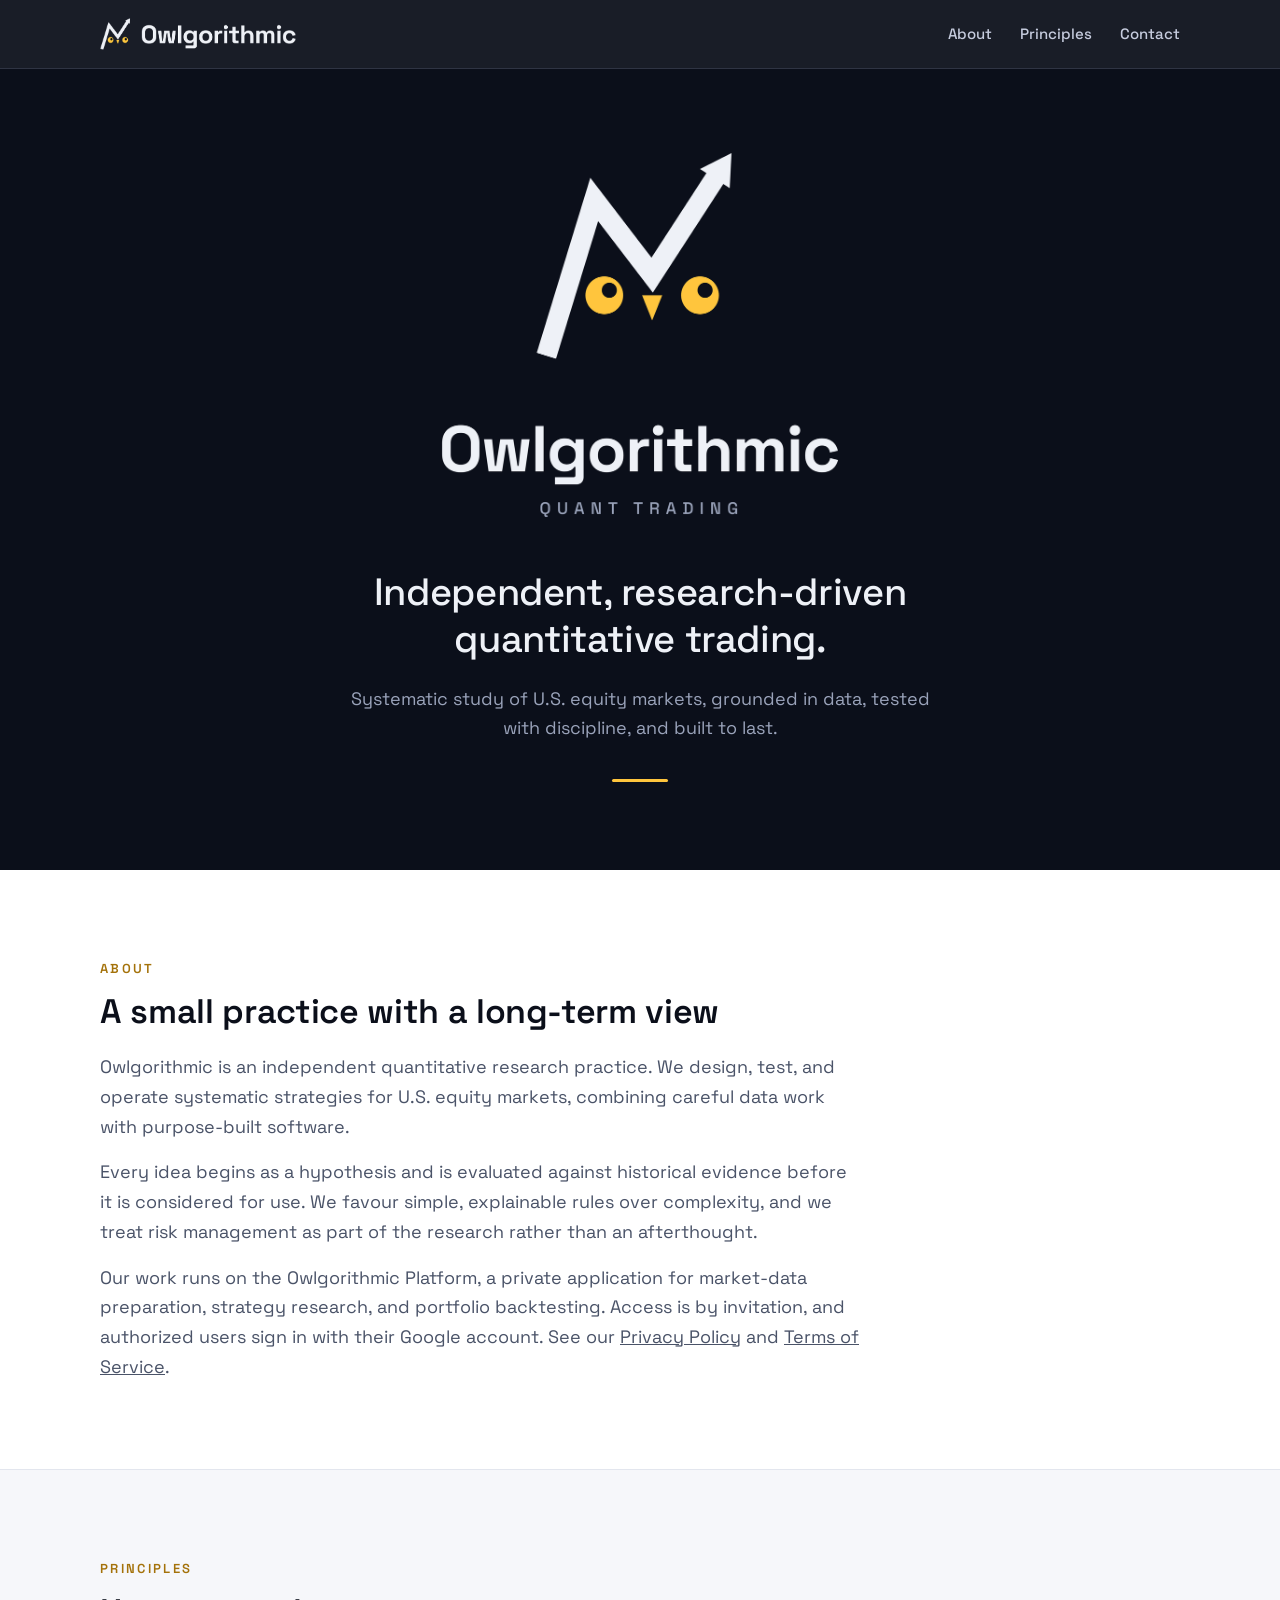
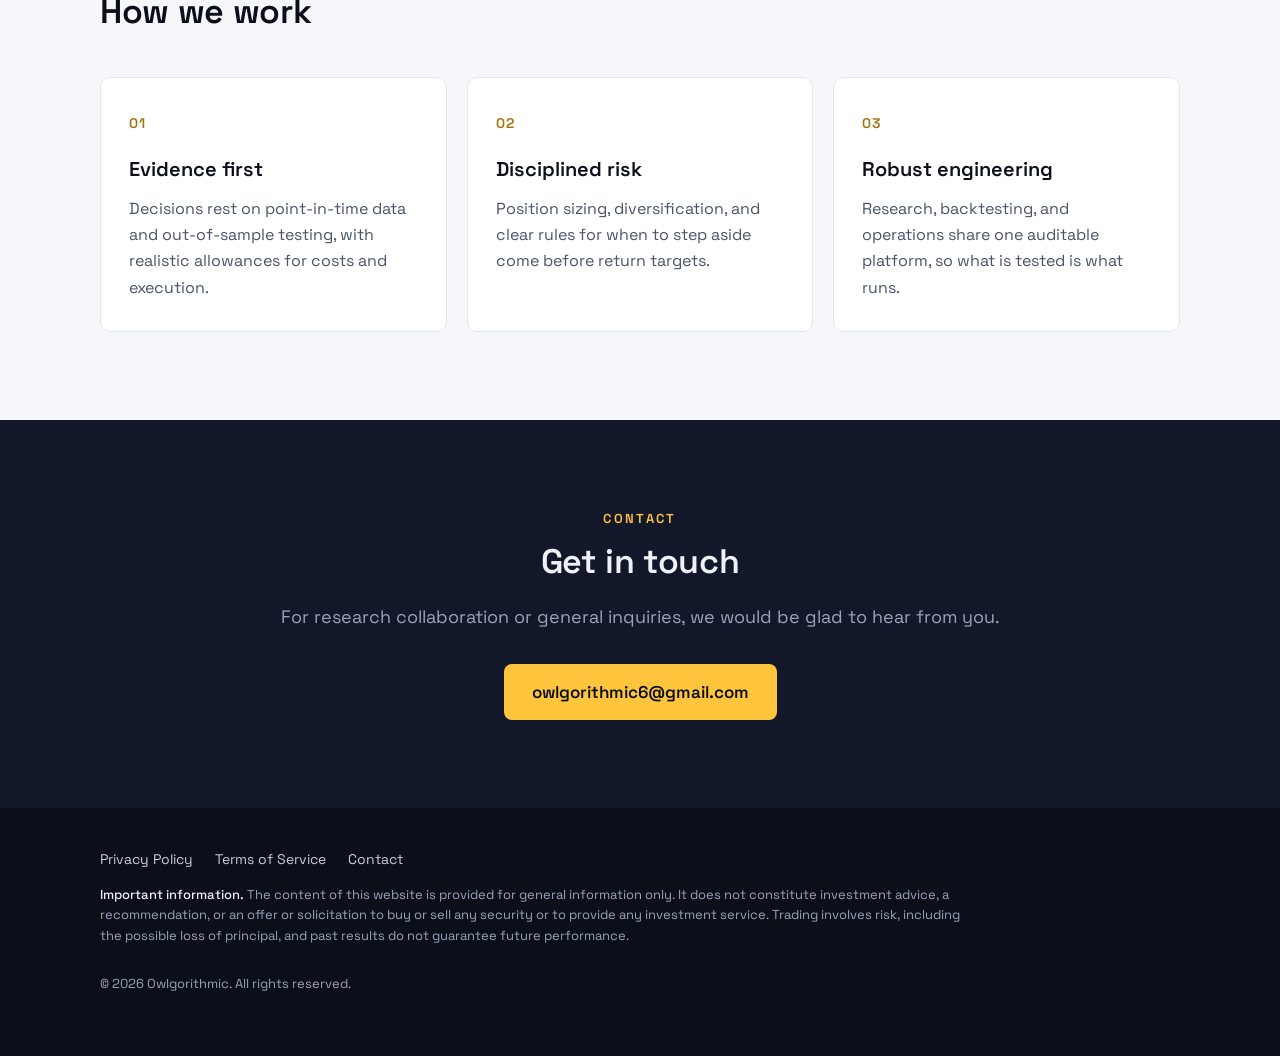
<file: index.html>
<!doctype html>
<html lang="en">
<head>
  <meta charset="utf-8">
  <meta name="viewport" content="width=device-width, initial-scale=1">
  <title>Owlgorithmic | Quantitative Research</title>
  <meta name="description" content="Owlgorithmic is an independent quantitative research practice focused on systematic, evidence-based study of U.S. equity markets.">
  <meta name="theme-color" content="#0b0f1a">
  <link rel="canonical" href="https://owlgorithmic.us/">
  <link rel="icon" type="image/png" href="assets/favicon.png">
  <link rel="apple-touch-icon" href="assets/apple-touch-icon.png">

  <meta property="og:type" content="website">
  <meta property="og:title" content="Owlgorithmic">
  <meta property="og:description" content="Independent quantitative research in U.S. equity markets.">
  <meta property="og:url" content="https://owlgorithmic.us/">
  <meta property="og:image" content="https://owlgorithmic.us/assets/og-image.png">
  <meta name="twitter:card" content="summary_large_image">

  <link rel="preconnect" href="https://fonts.googleapis.com">
  <link rel="preconnect" href="https://fonts.gstatic.com" crossorigin>
  <link href="https://fonts.googleapis.com/css2?family=Space+Grotesk:wght@400;500;600&display=swap" rel="stylesheet">
  <link rel="stylesheet" href="assets/site.css">
</head>
<body>
  <header class="site-header">
    <div class="wrap">
      <a class="brand" href="#top" aria-label="Owlgorithmic home">
        <img src="assets/owlgorithmic-lockup.png" alt="Owlgorithmic" width="591" height="96">
      </a>
      <nav class="site-nav" aria-label="Main">
        <a href="#about">About</a>
        <a class="optional" href="#principles">Principles</a>
        <a href="#contact">Contact</a>
      </nav>
    </div>
  </header>

  <main id="top">
    <div class="hero">
      <div class="wrap">
        <img class="hero-logo" src="assets/owlgorithmic-logo.png" alt="Owlgorithmic, quant trading" width="900" height="831">
        <h1>Independent, research-driven quantitative trading.</h1>
        <p>Systematic study of U.S. equity markets, grounded in data, tested with discipline, and built to last.</p>
        <div class="rule" aria-hidden="true"></div>
      </div>
    </div>

    <section id="about" class="about">
      <div class="wrap">
        <p class="eyebrow">About</p>
        <h2>A small practice with a long-term view</h2>
        <p class="lead">Owlgorithmic is an independent quantitative research practice. We design, test, and operate systematic strategies for U.S. equity markets, combining careful data work with purpose-built software.</p>
        <p class="lead">Every idea begins as a hypothesis and is evaluated against historical evidence before it is considered for use. We favour simple, explainable rules over complexity, and we treat risk management as part of the research rather than an afterthought.</p>
        <p class="lead">Our work runs on the Owlgorithmic Platform, a private application for market-data preparation, strategy research, and portfolio backtesting. Access is by invitation, and authorized users sign in with their Google account. See our <a href="privacy.html">Privacy Policy</a> and <a href="terms.html">Terms of Service</a>.</p>
      </div>
    </section>

    <section id="principles">
      <div class="wrap">
        <p class="eyebrow">Principles</p>
        <h2>How we work</h2>
        <div class="grid">
          <article class="card">
            <span class="num">01</span>
            <h3>Evidence first</h3>
            <p>Decisions rest on point-in-time data and out-of-sample testing, with realistic allowances for costs and execution.</p>
          </article>
          <article class="card">
            <span class="num">02</span>
            <h3>Disciplined risk</h3>
            <p>Position sizing, diversification, and clear rules for when to step aside come before return targets.</p>
          </article>
          <article class="card">
            <span class="num">03</span>
            <h3>Robust engineering</h3>
            <p>Research, backtesting, and operations share one auditable platform, so what is tested is what runs.</p>
          </article>
        </div>
      </div>
    </section>

    <section id="contact" class="contact">
      <div class="wrap">
        <p class="eyebrow">Contact</p>
        <h2>Get in touch</h2>
        <p class="lead">For research collaboration or general inquiries, we would be glad to hear from you.</p>
        <a class="button" href="mailto:owlgorithmic6@gmail.com">owlgorithmic6@gmail.com</a>
      </div>
    </section>
  </main>

  <footer class="site-footer">
    <div class="wrap">
      <ul class="footer-links">
        <li><a href="privacy.html">Privacy Policy</a></li>
        <li><a href="terms.html">Terms of Service</a></li>
        <li><a href="mailto:owlgorithmic6@gmail.com">Contact</a></li>
      </ul>
      <p class="disclaimer"><strong>Important information.</strong> The content of this website is provided for general information only. It does not constitute investment advice, a recommendation, or an offer or solicitation to buy or sell any security or to provide any investment service. Trading involves risk, including the possible loss of principal, and past results do not guarantee future performance.</p>
      <p>&copy; 2026 Owlgorithmic. All rights reserved.</p>
    </div>
  </footer>
</body>
</html>
</file>
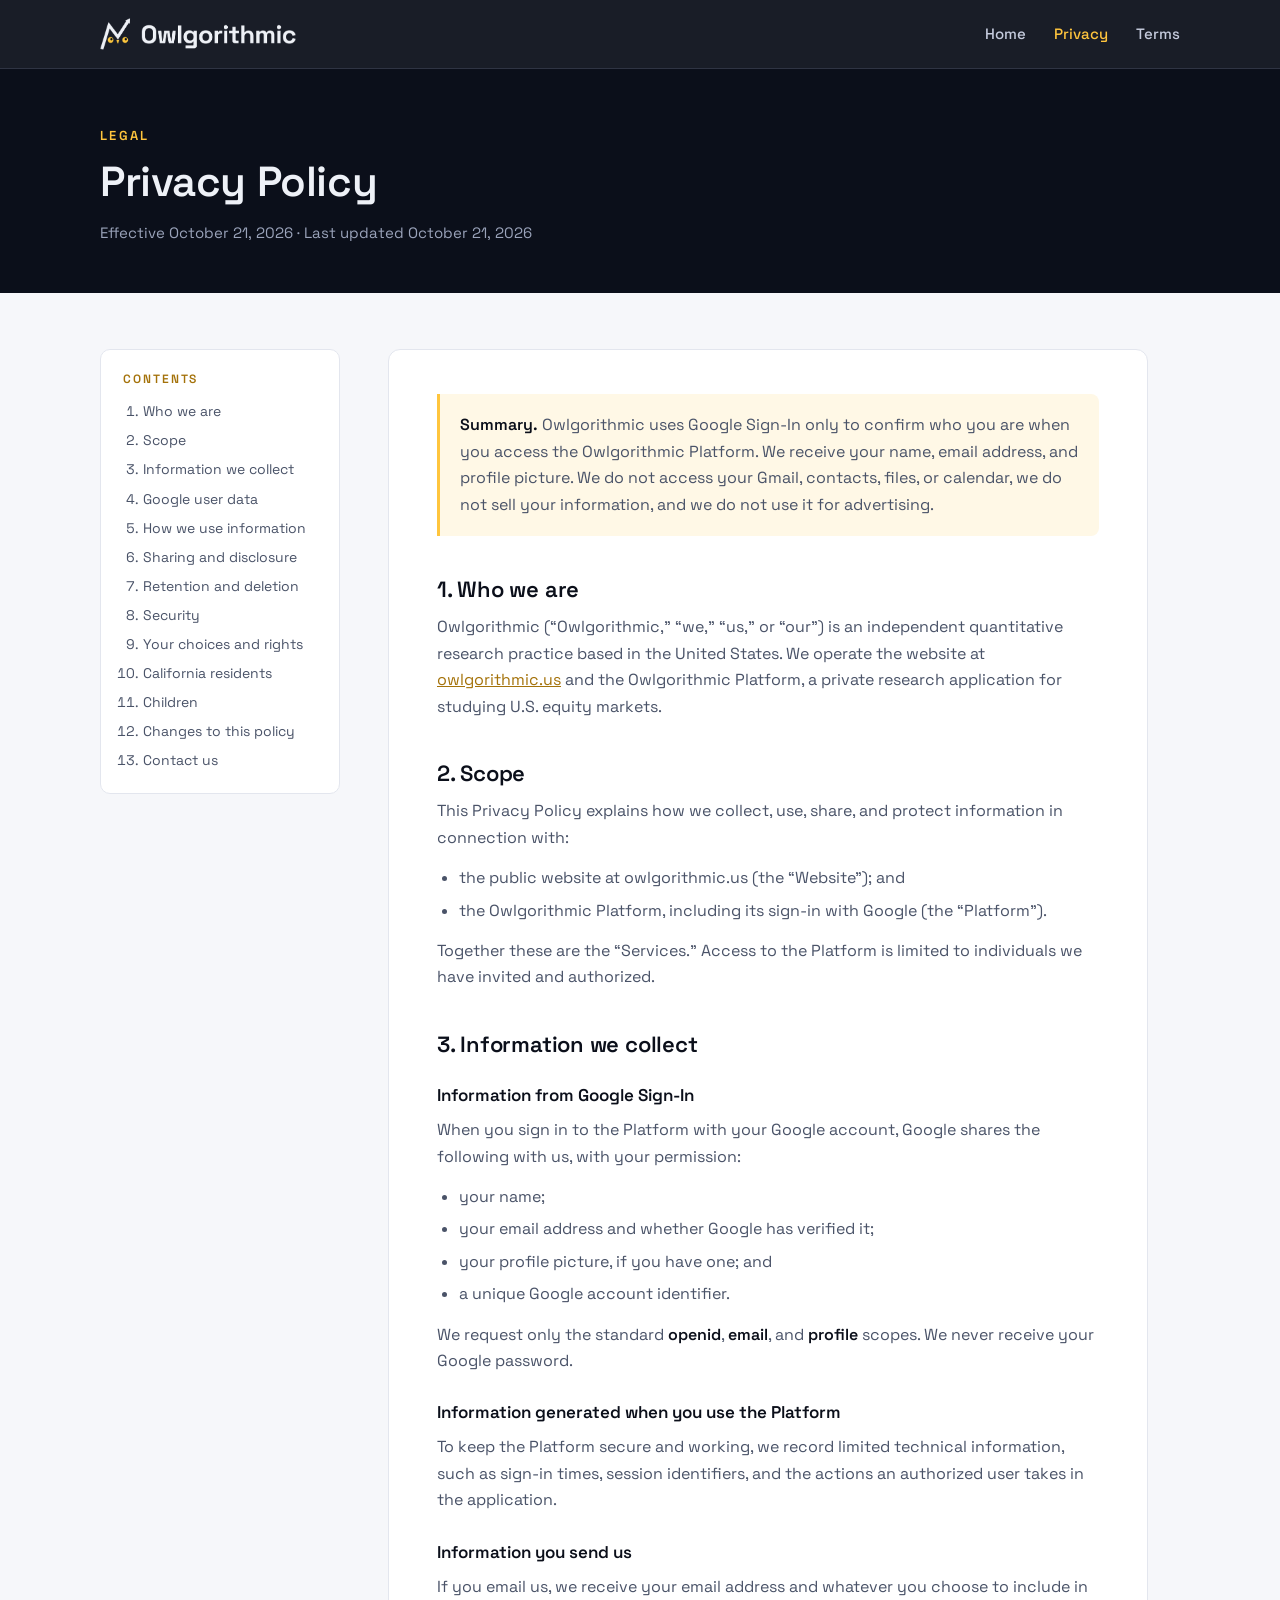
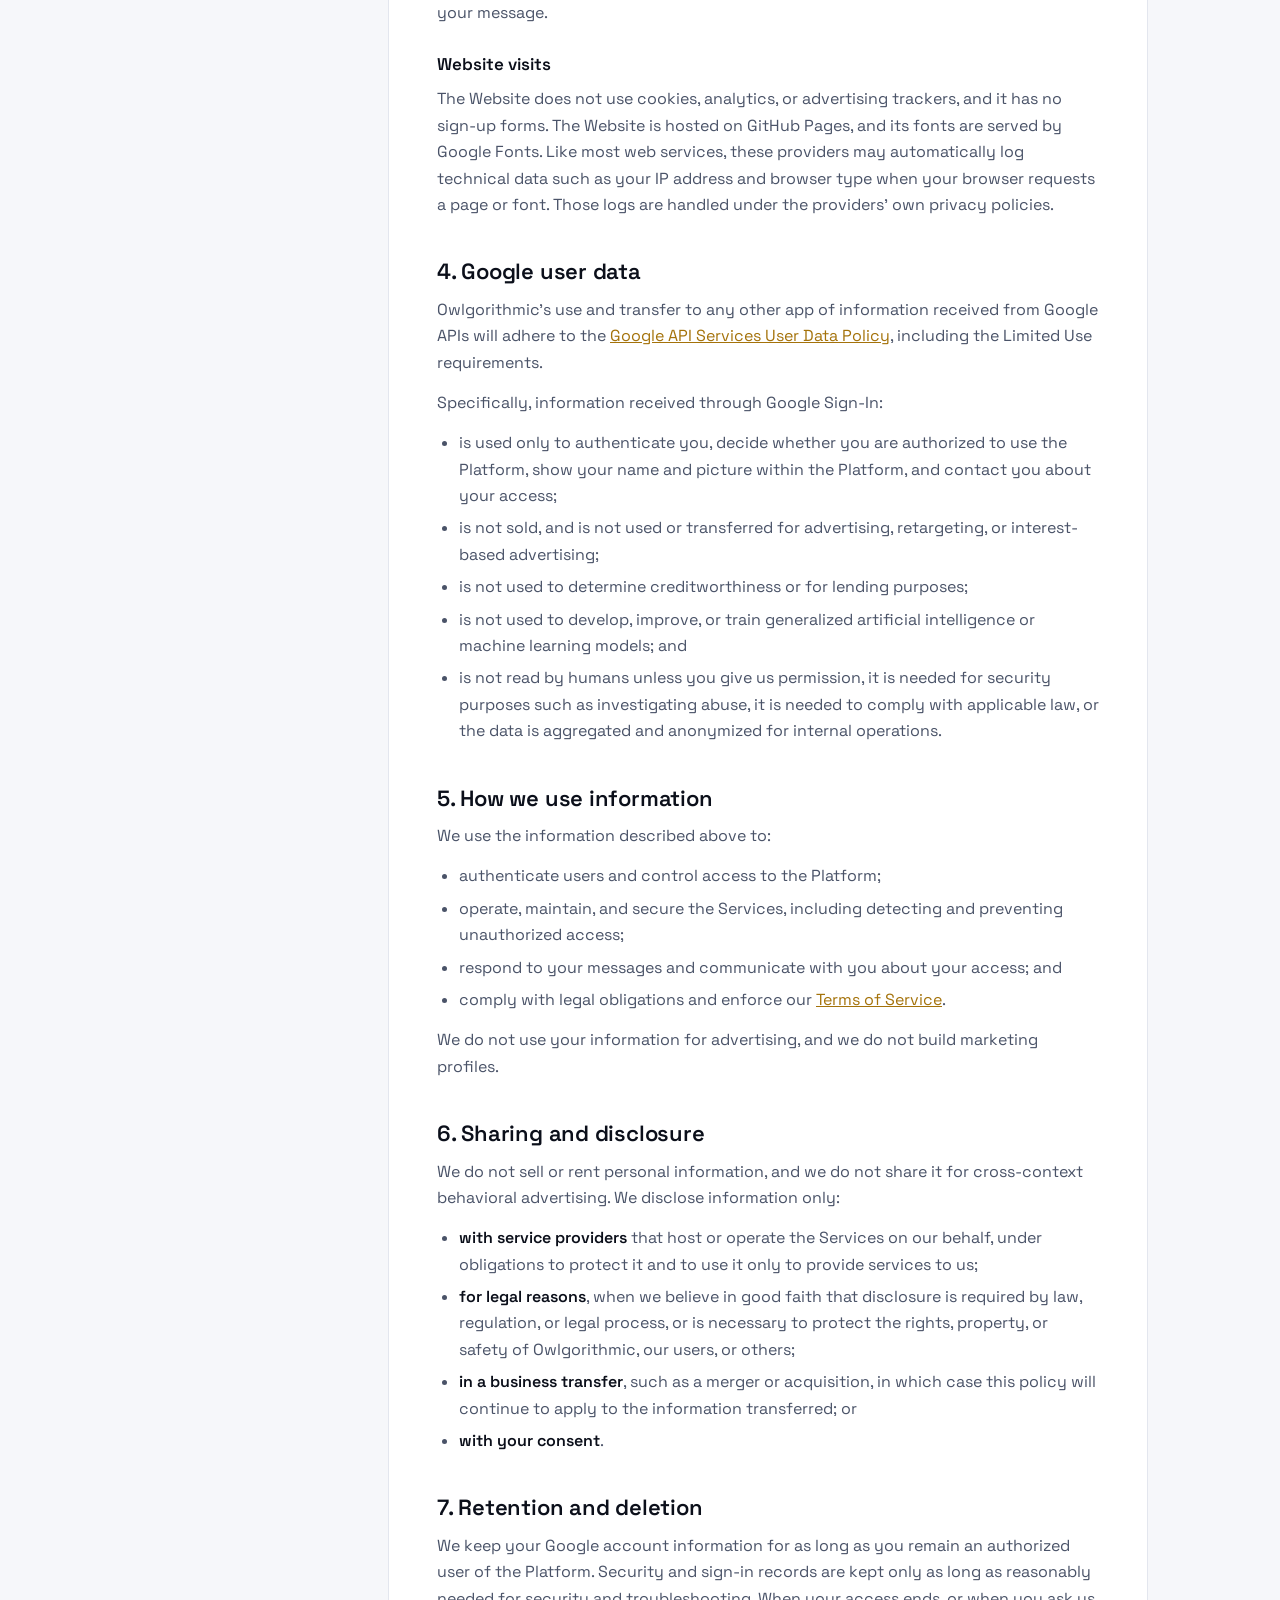
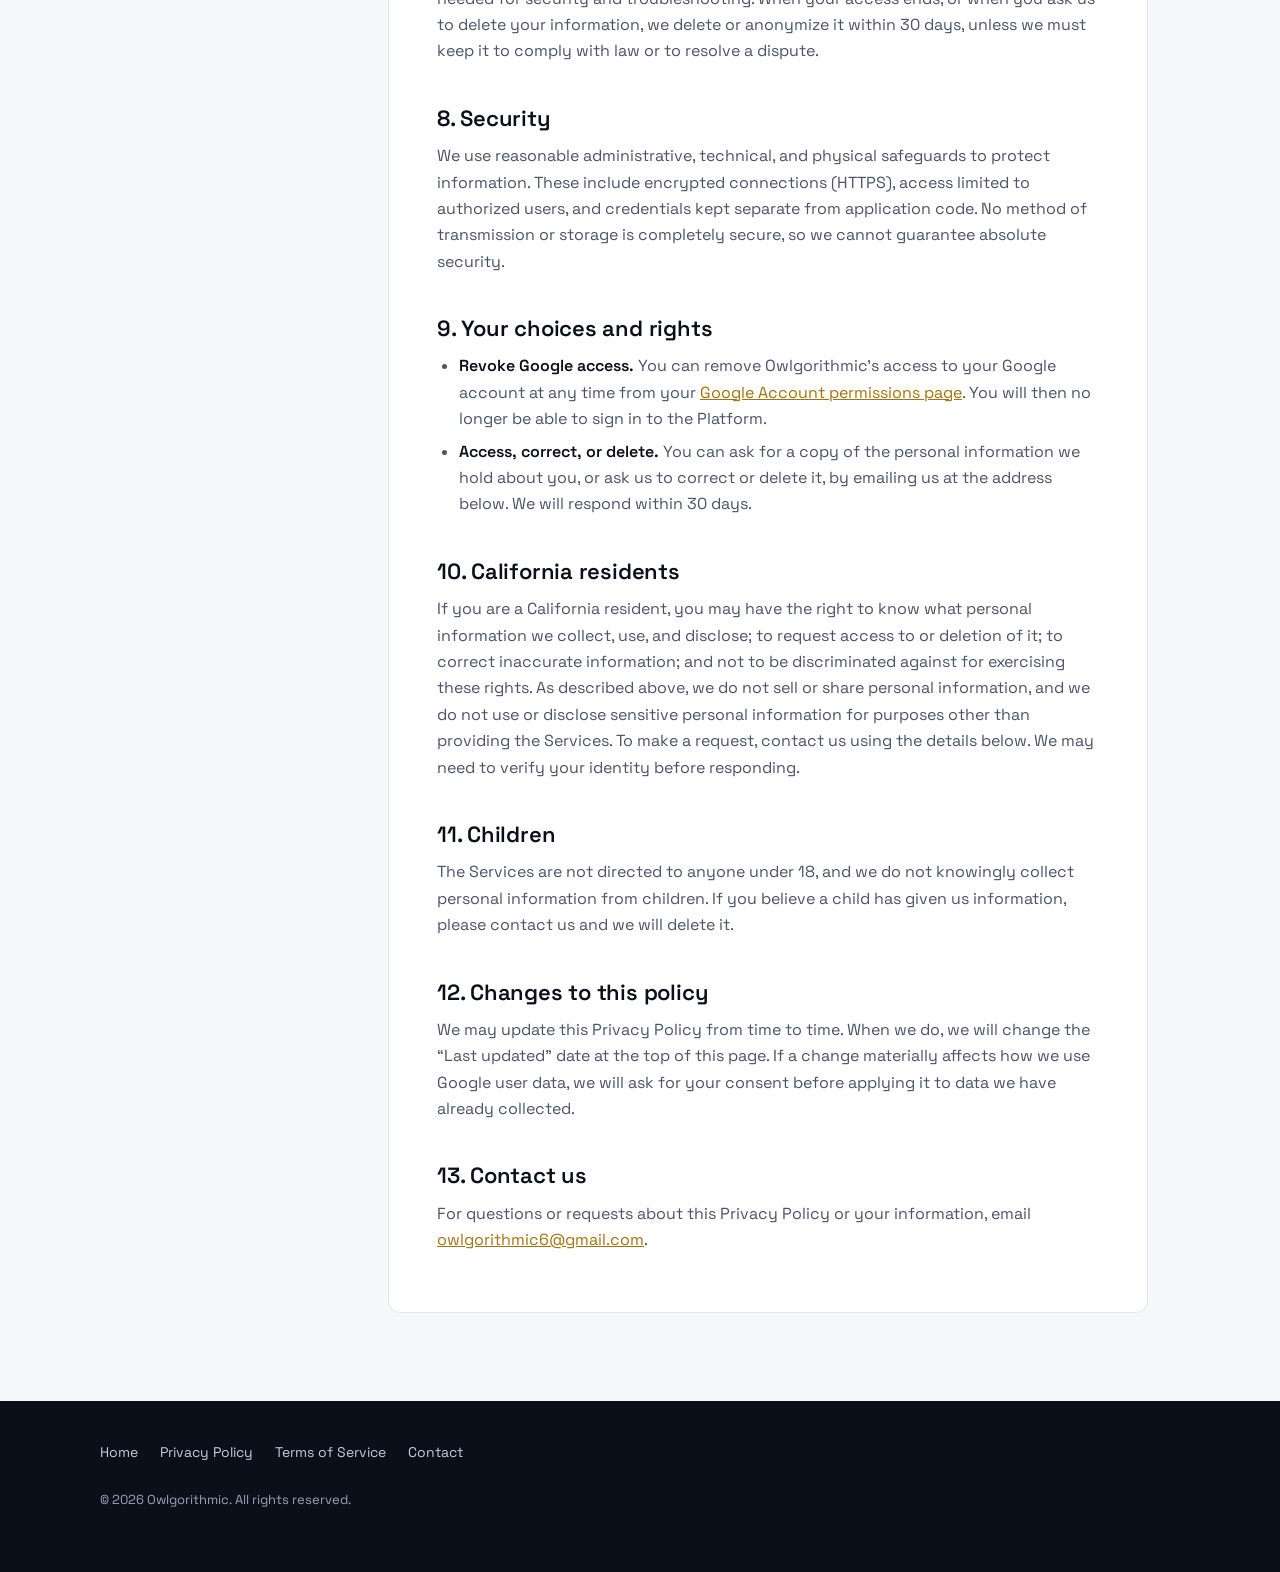
<file: privacy.html>
<!doctype html>
<html lang="en">
<head>
  <meta charset="utf-8">
  <meta name="viewport" content="width=device-width, initial-scale=1">
  <title>Privacy Policy | Owlgorithmic</title>
  <meta name="description" content="How Owlgorithmic collects, uses, and protects information, including data received through Google Sign-In.">
  <meta name="theme-color" content="#0b0f1a">
  <link rel="canonical" href="https://owlgorithmic.us/privacy.html">
  <link rel="icon" type="image/png" href="assets/favicon.png">
  <link rel="apple-touch-icon" href="assets/apple-touch-icon.png">
  <link rel="preconnect" href="https://fonts.googleapis.com">
  <link rel="preconnect" href="https://fonts.gstatic.com" crossorigin>
  <link href="https://fonts.googleapis.com/css2?family=Space+Grotesk:wght@400;500;600&display=swap" rel="stylesheet">
  <link rel="stylesheet" href="assets/site.css">
</head>
<body>
  <header class="site-header">
    <div class="wrap">
      <a class="brand" href="index.html" aria-label="Owlgorithmic home">
        <img src="assets/owlgorithmic-lockup.png" alt="Owlgorithmic" width="591" height="96">
      </a>
      <nav class="site-nav" aria-label="Main">
        <a href="index.html">Home</a>
        <a href="privacy.html" aria-current="page">Privacy</a>
        <a href="terms.html">Terms</a>
      </nav>
    </div>
  </header>

  <main>
    <div class="page-head">
      <div class="wrap">
        <p class="eyebrow">Legal</p>
        <h1>Privacy Policy</h1>
        <p class="meta">Effective October 21, 2026 &middot; Last updated October 21, 2026</p>
      </div>
    </div>

    <div class="legal">
      <div class="wrap">
        <nav class="toc" aria-label="Contents">
          <p>Contents</p>
          <ol>
            <li><a href="#who-we-are">Who we are</a></li>
            <li><a href="#scope">Scope</a></li>
            <li><a href="#collect">Information we collect</a></li>
            <li><a href="#google">Google user data</a></li>
            <li><a href="#use">How we use information</a></li>
            <li><a href="#sharing">Sharing and disclosure</a></li>
            <li><a href="#retention">Retention and deletion</a></li>
            <li><a href="#security">Security</a></li>
            <li><a href="#choices">Your choices and rights</a></li>
            <li><a href="#california">California residents</a></li>
            <li><a href="#children">Children</a></li>
            <li><a href="#changes">Changes to this policy</a></li>
            <li><a href="#contact">Contact us</a></li>
          </ol>
        </nav>

        <article class="doc">
          <div class="callout">
            <p><strong>Summary.</strong> Owlgorithmic uses Google Sign-In only to confirm who you are when you access the Owlgorithmic Platform. We receive your name, email address, and profile picture. We do not access your Gmail, contacts, files, or calendar, we do not sell your information, and we do not use it for advertising.</p>
          </div>

          <h2 id="who-we-are">1. Who we are</h2>
          <p>Owlgorithmic (&ldquo;Owlgorithmic,&rdquo; &ldquo;we,&rdquo; &ldquo;us,&rdquo; or &ldquo;our&rdquo;) is an independent quantitative research practice based in the United States. We operate the website at <a href="https://owlgorithmic.us/">owlgorithmic.us</a> and the Owlgorithmic Platform, a private research application for studying U.S. equity markets.</p>

          <h2 id="scope">2. Scope</h2>
          <p>This Privacy Policy explains how we collect, use, share, and protect information in connection with:</p>
          <ul>
            <li>the public website at owlgorithmic.us (the &ldquo;Website&rdquo;); and</li>
            <li>the Owlgorithmic Platform, including its sign-in with Google (the &ldquo;Platform&rdquo;).</li>
          </ul>
          <p>Together these are the &ldquo;Services.&rdquo; Access to the Platform is limited to individuals we have invited and authorized.</p>

          <h2 id="collect">3. Information we collect</h2>
          <h3>Information from Google Sign-In</h3>
          <p>When you sign in to the Platform with your Google account, Google shares the following with us, with your permission:</p>
          <ul>
            <li>your name;</li>
            <li>your email address and whether Google has verified it;</li>
            <li>your profile picture, if you have one; and</li>
            <li>a unique Google account identifier.</li>
          </ul>
          <p>We request only the standard <strong>openid</strong>, <strong>email</strong>, and <strong>profile</strong> scopes. We never receive your Google password.</p>

          <h3>Information generated when you use the Platform</h3>
          <p>To keep the Platform secure and working, we record limited technical information, such as sign-in times, session identifiers, and the actions an authorized user takes in the application.</p>

          <h3>Information you send us</h3>
          <p>If you email us, we receive your email address and whatever you choose to include in your message.</p>

          <h3>Website visits</h3>
          <p>The Website does not use cookies, analytics, or advertising trackers, and it has no sign-up forms. The Website is hosted on GitHub Pages, and its fonts are served by Google Fonts. Like most web services, these providers may automatically log technical data such as your IP address and browser type when your browser requests a page or font. Those logs are handled under the providers&rsquo; own privacy policies.</p>

          <h2 id="google">4. Google user data</h2>
          <p>Owlgorithmic&rsquo;s use and transfer to any other app of information received from Google APIs will adhere to the <a href="https://developers.google.com/terms/api-services-user-data-policy" rel="noopener">Google API Services User Data Policy</a>, including the Limited Use requirements.</p>
          <p>Specifically, information received through Google Sign-In:</p>
          <ul>
            <li>is used only to authenticate you, decide whether you are authorized to use the Platform, show your name and picture within the Platform, and contact you about your access;</li>
            <li>is not sold, and is not used or transferred for advertising, retargeting, or interest-based advertising;</li>
            <li>is not used to determine creditworthiness or for lending purposes;</li>
            <li>is not used to develop, improve, or train generalized artificial intelligence or machine learning models; and</li>
            <li>is not read by humans unless you give us permission, it is needed for security purposes such as investigating abuse, it is needed to comply with applicable law, or the data is aggregated and anonymized for internal operations.</li>
          </ul>

          <h2 id="use">5. How we use information</h2>
          <p>We use the information described above to:</p>
          <ul>
            <li>authenticate users and control access to the Platform;</li>
            <li>operate, maintain, and secure the Services, including detecting and preventing unauthorized access;</li>
            <li>respond to your messages and communicate with you about your access; and</li>
            <li>comply with legal obligations and enforce our <a href="terms.html">Terms of Service</a>.</li>
          </ul>
          <p>We do not use your information for advertising, and we do not build marketing profiles.</p>

          <h2 id="sharing">6. Sharing and disclosure</h2>
          <p>We do not sell or rent personal information, and we do not share it for cross-context behavioral advertising. We disclose information only:</p>
          <ul>
            <li><strong>with service providers</strong> that host or operate the Services on our behalf, under obligations to protect it and to use it only to provide services to us;</li>
            <li><strong>for legal reasons</strong>, when we believe in good faith that disclosure is required by law, regulation, or legal process, or is necessary to protect the rights, property, or safety of Owlgorithmic, our users, or others;</li>
            <li><strong>in a business transfer</strong>, such as a merger or acquisition, in which case this policy will continue to apply to the information transferred; or</li>
            <li><strong>with your consent</strong>.</li>
          </ul>

          <h2 id="retention">7. Retention and deletion</h2>
          <p>We keep your Google account information for as long as you remain an authorized user of the Platform. Security and sign-in records are kept only as long as reasonably needed for security and troubleshooting. When your access ends, or when you ask us to delete your information, we delete or anonymize it within 30 days, unless we must keep it to comply with law or to resolve a dispute.</p>

          <h2 id="security">8. Security</h2>
          <p>We use reasonable administrative, technical, and physical safeguards to protect information. These include encrypted connections (HTTPS), access limited to authorized users, and credentials kept separate from application code. No method of transmission or storage is completely secure, so we cannot guarantee absolute security.</p>

          <h2 id="choices">9. Your choices and rights</h2>
          <ul>
            <li><strong>Revoke Google access.</strong> You can remove Owlgorithmic&rsquo;s access to your Google account at any time from your <a href="https://myaccount.google.com/permissions" rel="noopener">Google Account permissions page</a>. You will then no longer be able to sign in to the Platform.</li>
            <li><strong>Access, correct, or delete.</strong> You can ask for a copy of the personal information we hold about you, or ask us to correct or delete it, by emailing us at the address below. We will respond within 30 days.</li>
          </ul>

          <h2 id="california">10. California residents</h2>
          <p>If you are a California resident, you may have the right to know what personal information we collect, use, and disclose; to request access to or deletion of it; to correct inaccurate information; and not to be discriminated against for exercising these rights. As described above, we do not sell or share personal information, and we do not use or disclose sensitive personal information for purposes other than providing the Services. To make a request, contact us using the details below. We may need to verify your identity before responding.</p>

          <h2 id="children">11. Children</h2>
          <p>The Services are not directed to anyone under 18, and we do not knowingly collect personal information from children. If you believe a child has given us information, please contact us and we will delete it.</p>

          <h2 id="changes">12. Changes to this policy</h2>
          <p>We may update this Privacy Policy from time to time. When we do, we will change the &ldquo;Last updated&rdquo; date at the top of this page. If a change materially affects how we use Google user data, we will ask for your consent before applying it to data we have already collected.</p>

          <h2 id="contact">13. Contact us</h2>
          <p>For questions or requests about this Privacy Policy or your information, email <a href="mailto:owlgorithmic6@gmail.com">owlgorithmic6@gmail.com</a>.</p>
        </article>
      </div>
    </div>
  </main>

  <footer class="site-footer">
    <div class="wrap">
      <ul class="footer-links">
        <li><a href="index.html">Home</a></li>
        <li><a href="privacy.html">Privacy Policy</a></li>
        <li><a href="terms.html">Terms of Service</a></li>
        <li><a href="mailto:owlgorithmic6@gmail.com">Contact</a></li>
      </ul>
      <p>&copy; 2026 Owlgorithmic. All rights reserved.</p>
    </div>
  </footer>
</body>
</html>
</file>
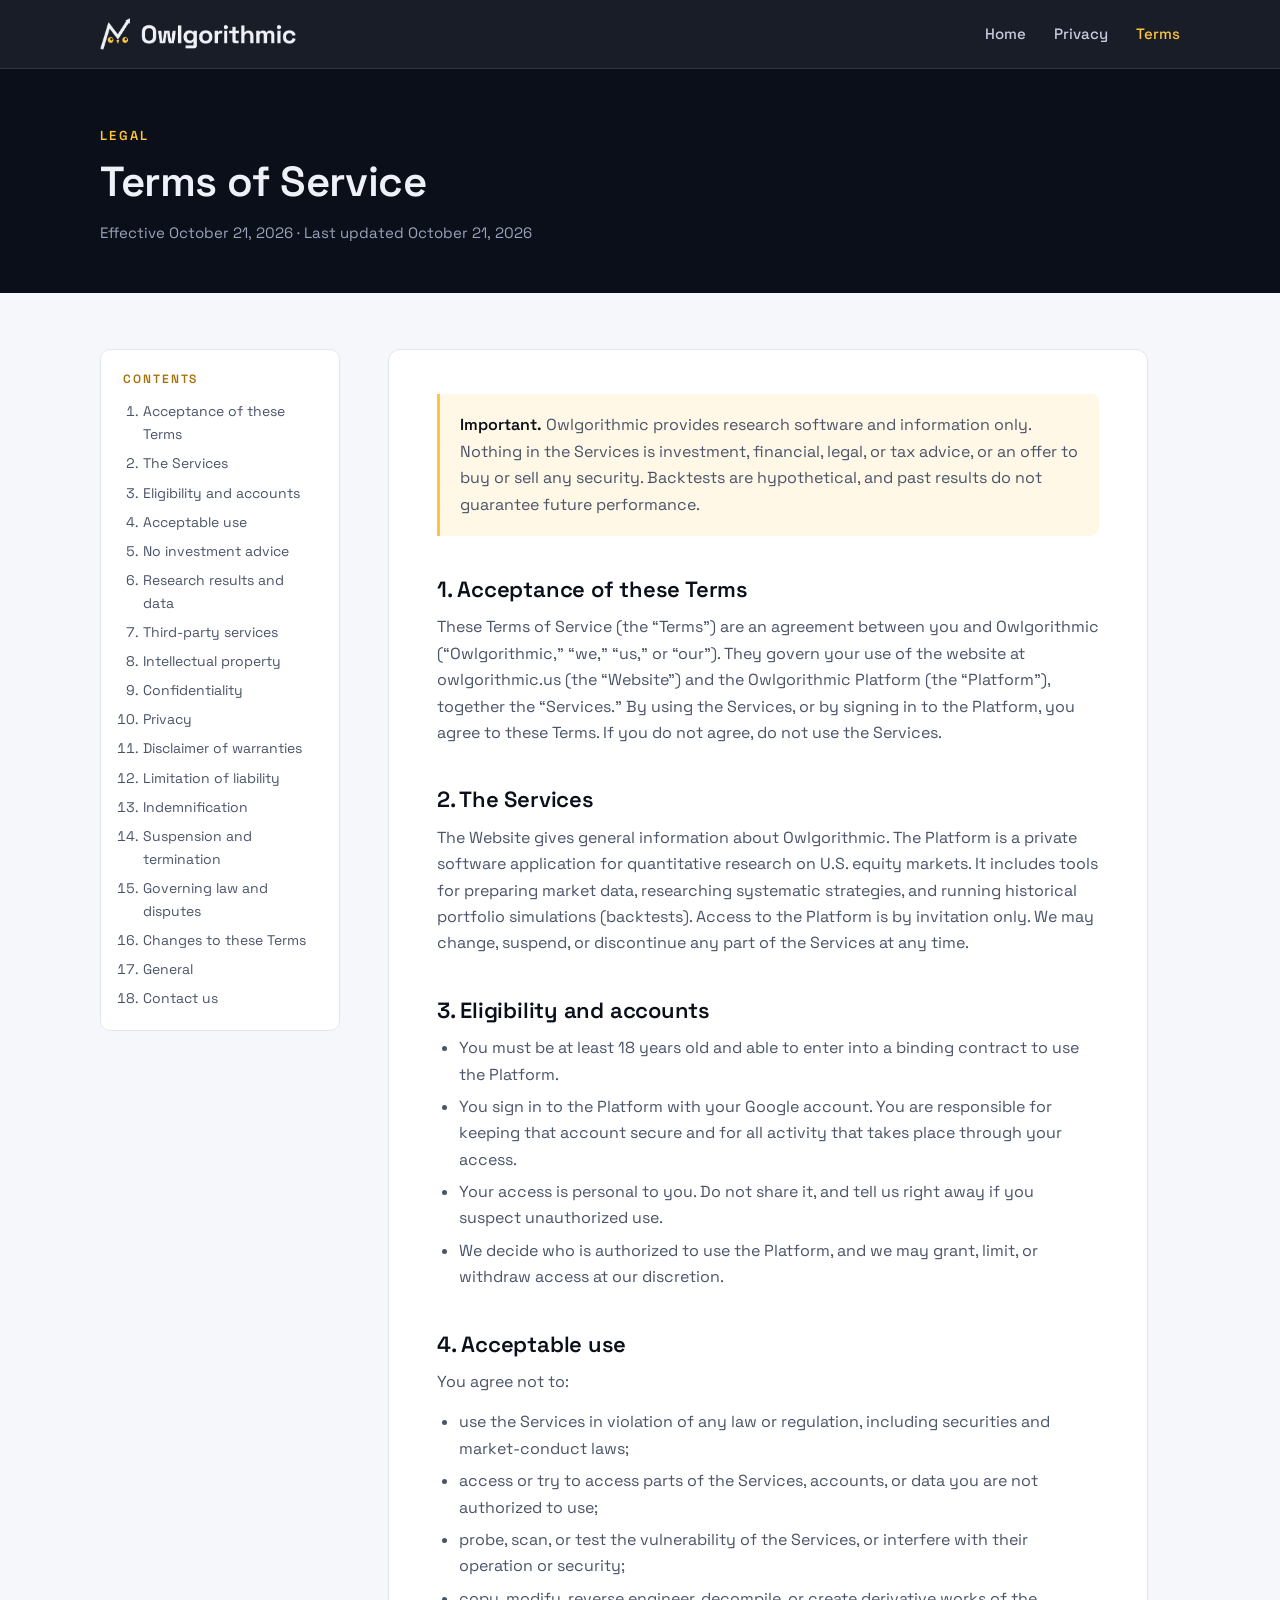
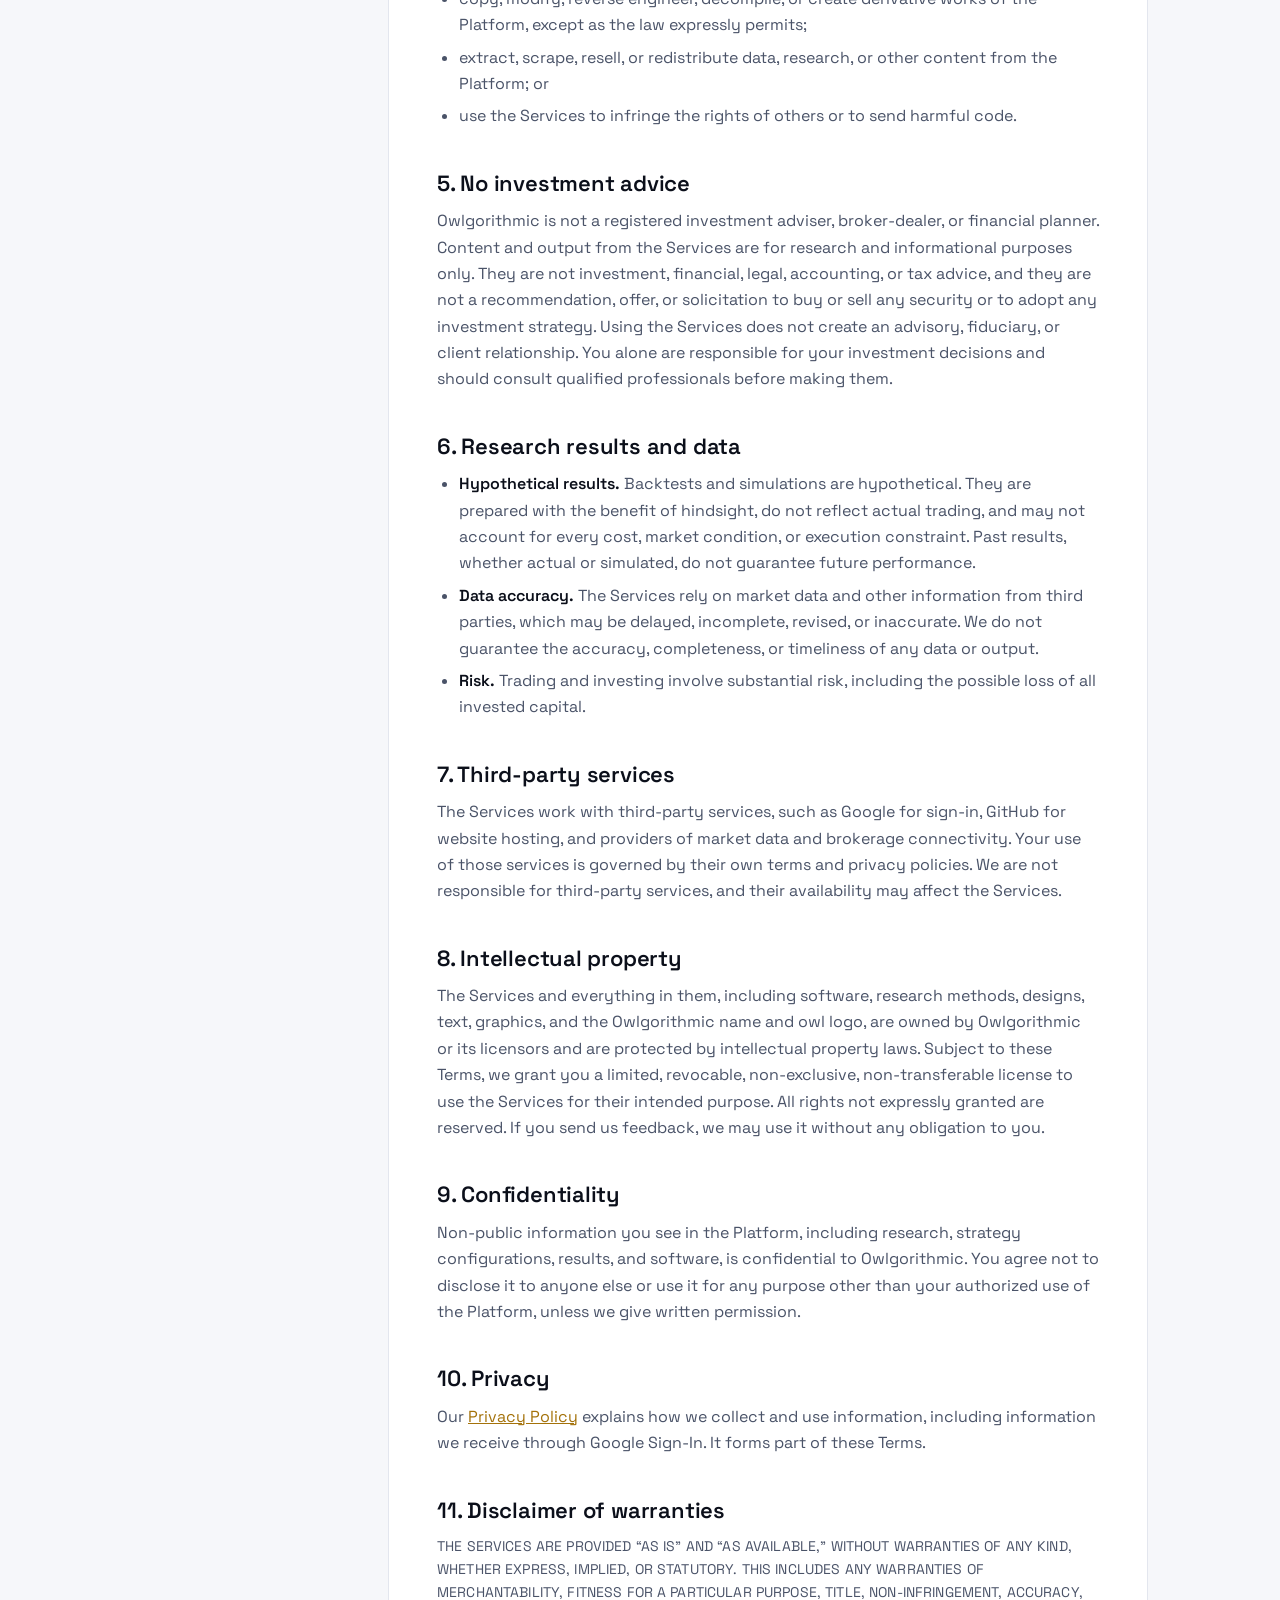
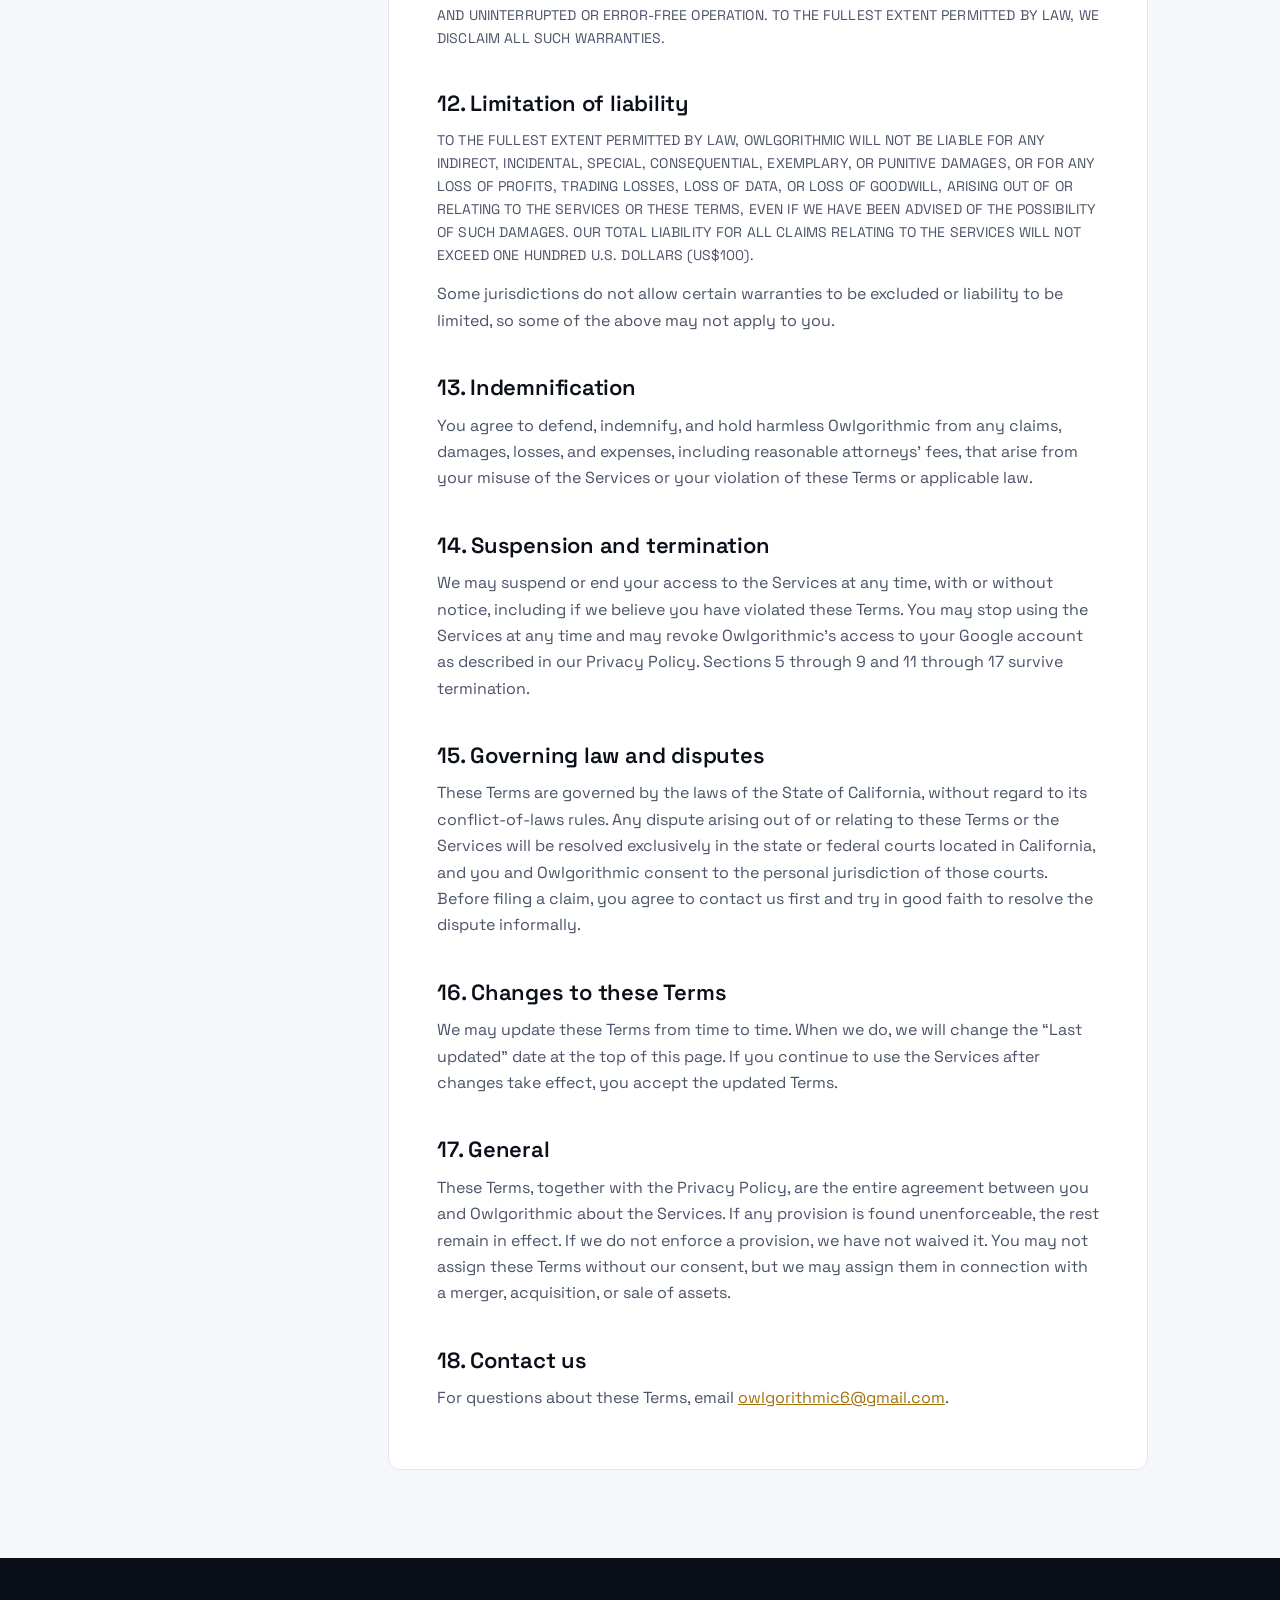
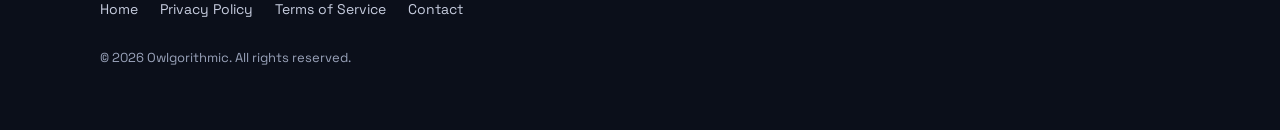
<file: terms.html>
<!doctype html>
<html lang="en">
<head>
  <meta charset="utf-8">
  <meta name="viewport" content="width=device-width, initial-scale=1">
  <title>Terms of Service | Owlgorithmic</title>
  <meta name="description" content="Terms governing use of the Owlgorithmic website and the Owlgorithmic Platform.">
  <meta name="theme-color" content="#0b0f1a">
  <link rel="canonical" href="https://owlgorithmic.us/terms.html">
  <link rel="icon" type="image/png" href="assets/favicon.png">
  <link rel="apple-touch-icon" href="assets/apple-touch-icon.png">
  <link rel="preconnect" href="https://fonts.googleapis.com">
  <link rel="preconnect" href="https://fonts.gstatic.com" crossorigin>
  <link href="https://fonts.googleapis.com/css2?family=Space+Grotesk:wght@400;500;600&display=swap" rel="stylesheet">
  <link rel="stylesheet" href="assets/site.css">
</head>
<body>
  <header class="site-header">
    <div class="wrap">
      <a class="brand" href="index.html" aria-label="Owlgorithmic home">
        <img src="assets/owlgorithmic-lockup.png" alt="Owlgorithmic" width="591" height="96">
      </a>
      <nav class="site-nav" aria-label="Main">
        <a href="index.html">Home</a>
        <a href="privacy.html">Privacy</a>
        <a href="terms.html" aria-current="page">Terms</a>
      </nav>
    </div>
  </header>

  <main>
    <div class="page-head">
      <div class="wrap">
        <p class="eyebrow">Legal</p>
        <h1>Terms of Service</h1>
        <p class="meta">Effective October 21, 2026 &middot; Last updated October 21, 2026</p>
      </div>
    </div>

    <div class="legal">
      <div class="wrap">
        <nav class="toc" aria-label="Contents">
          <p>Contents</p>
          <ol>
            <li><a href="#acceptance">Acceptance of these Terms</a></li>
            <li><a href="#services">The Services</a></li>
            <li><a href="#eligibility">Eligibility and accounts</a></li>
            <li><a href="#acceptable-use">Acceptable use</a></li>
            <li><a href="#no-advice">No investment advice</a></li>
            <li><a href="#research">Research results and data</a></li>
            <li><a href="#third-party">Third-party services</a></li>
            <li><a href="#ip">Intellectual property</a></li>
            <li><a href="#confidentiality">Confidentiality</a></li>
            <li><a href="#privacy">Privacy</a></li>
            <li><a href="#warranties">Disclaimer of warranties</a></li>
            <li><a href="#liability">Limitation of liability</a></li>
            <li><a href="#indemnity">Indemnification</a></li>
            <li><a href="#termination">Suspension and termination</a></li>
            <li><a href="#law">Governing law and disputes</a></li>
            <li><a href="#changes">Changes to these Terms</a></li>
            <li><a href="#general">General</a></li>
            <li><a href="#contact">Contact us</a></li>
          </ol>
        </nav>

        <article class="doc">
          <div class="callout">
            <p><strong>Important.</strong> Owlgorithmic provides research software and information only. Nothing in the Services is investment, financial, legal, or tax advice, or an offer to buy or sell any security. Backtests are hypothetical, and past results do not guarantee future performance.</p>
          </div>

          <h2 id="acceptance">1. Acceptance of these Terms</h2>
          <p>These Terms of Service (the &ldquo;Terms&rdquo;) are an agreement between you and Owlgorithmic (&ldquo;Owlgorithmic,&rdquo; &ldquo;we,&rdquo; &ldquo;us,&rdquo; or &ldquo;our&rdquo;). They govern your use of the website at owlgorithmic.us (the &ldquo;Website&rdquo;) and the Owlgorithmic Platform (the &ldquo;Platform&rdquo;), together the &ldquo;Services.&rdquo; By using the Services, or by signing in to the Platform, you agree to these Terms. If you do not agree, do not use the Services.</p>

          <h2 id="services">2. The Services</h2>
          <p>The Website gives general information about Owlgorithmic. The Platform is a private software application for quantitative research on U.S. equity markets. It includes tools for preparing market data, researching systematic strategies, and running historical portfolio simulations (backtests). Access to the Platform is by invitation only. We may change, suspend, or discontinue any part of the Services at any time.</p>

          <h2 id="eligibility">3. Eligibility and accounts</h2>
          <ul>
            <li>You must be at least 18 years old and able to enter into a binding contract to use the Platform.</li>
            <li>You sign in to the Platform with your Google account. You are responsible for keeping that account secure and for all activity that takes place through your access.</li>
            <li>Your access is personal to you. Do not share it, and tell us right away if you suspect unauthorized use.</li>
            <li>We decide who is authorized to use the Platform, and we may grant, limit, or withdraw access at our discretion.</li>
          </ul>

          <h2 id="acceptable-use">4. Acceptable use</h2>
          <p>You agree not to:</p>
          <ul>
            <li>use the Services in violation of any law or regulation, including securities and market-conduct laws;</li>
            <li>access or try to access parts of the Services, accounts, or data you are not authorized to use;</li>
            <li>probe, scan, or test the vulnerability of the Services, or interfere with their operation or security;</li>
            <li>copy, modify, reverse engineer, decompile, or create derivative works of the Platform, except as the law expressly permits;</li>
            <li>extract, scrape, resell, or redistribute data, research, or other content from the Platform; or</li>
            <li>use the Services to infringe the rights of others or to send harmful code.</li>
          </ul>

          <h2 id="no-advice">5. No investment advice</h2>
          <p>Owlgorithmic is not a registered investment adviser, broker-dealer, or financial planner. Content and output from the Services are for research and informational purposes only. They are not investment, financial, legal, accounting, or tax advice, and they are not a recommendation, offer, or solicitation to buy or sell any security or to adopt any investment strategy. Using the Services does not create an advisory, fiduciary, or client relationship. You alone are responsible for your investment decisions and should consult qualified professionals before making them.</p>

          <h2 id="research">6. Research results and data</h2>
          <ul>
            <li><strong>Hypothetical results.</strong> Backtests and simulations are hypothetical. They are prepared with the benefit of hindsight, do not reflect actual trading, and may not account for every cost, market condition, or execution constraint. Past results, whether actual or simulated, do not guarantee future performance.</li>
            <li><strong>Data accuracy.</strong> The Services rely on market data and other information from third parties, which may be delayed, incomplete, revised, or inaccurate. We do not guarantee the accuracy, completeness, or timeliness of any data or output.</li>
            <li><strong>Risk.</strong> Trading and investing involve substantial risk, including the possible loss of all invested capital.</li>
          </ul>

          <h2 id="third-party">7. Third-party services</h2>
          <p>The Services work with third-party services, such as Google for sign-in, GitHub for website hosting, and providers of market data and brokerage connectivity. Your use of those services is governed by their own terms and privacy policies. We are not responsible for third-party services, and their availability may affect the Services.</p>

          <h2 id="ip">8. Intellectual property</h2>
          <p>The Services and everything in them, including software, research methods, designs, text, graphics, and the Owlgorithmic name and owl logo, are owned by Owlgorithmic or its licensors and are protected by intellectual property laws. Subject to these Terms, we grant you a limited, revocable, non-exclusive, non-transferable license to use the Services for their intended purpose. All rights not expressly granted are reserved. If you send us feedback, we may use it without any obligation to you.</p>

          <h2 id="confidentiality">9. Confidentiality</h2>
          <p>Non-public information you see in the Platform, including research, strategy configurations, results, and software, is confidential to Owlgorithmic. You agree not to disclose it to anyone else or use it for any purpose other than your authorized use of the Platform, unless we give written permission.</p>

          <h2 id="privacy">10. Privacy</h2>
          <p>Our <a href="privacy.html">Privacy Policy</a> explains how we collect and use information, including information we receive through Google Sign-In. It forms part of these Terms.</p>

          <h2 id="warranties">11. Disclaimer of warranties</h2>
          <p class="caps">THE SERVICES ARE PROVIDED &ldquo;AS IS&rdquo; AND &ldquo;AS AVAILABLE,&rdquo; WITHOUT WARRANTIES OF ANY KIND, WHETHER EXPRESS, IMPLIED, OR STATUTORY. THIS INCLUDES ANY WARRANTIES OF MERCHANTABILITY, FITNESS FOR A PARTICULAR PURPOSE, TITLE, NON-INFRINGEMENT, ACCURACY, AND UNINTERRUPTED OR ERROR-FREE OPERATION. TO THE FULLEST EXTENT PERMITTED BY LAW, WE DISCLAIM ALL SUCH WARRANTIES.</p>

          <h2 id="liability">12. Limitation of liability</h2>
          <p class="caps">TO THE FULLEST EXTENT PERMITTED BY LAW, OWLGORITHMIC WILL NOT BE LIABLE FOR ANY INDIRECT, INCIDENTAL, SPECIAL, CONSEQUENTIAL, EXEMPLARY, OR PUNITIVE DAMAGES, OR FOR ANY LOSS OF PROFITS, TRADING LOSSES, LOSS OF DATA, OR LOSS OF GOODWILL, ARISING OUT OF OR RELATING TO THE SERVICES OR THESE TERMS, EVEN IF WE HAVE BEEN ADVISED OF THE POSSIBILITY OF SUCH DAMAGES. OUR TOTAL LIABILITY FOR ALL CLAIMS RELATING TO THE SERVICES WILL NOT EXCEED ONE HUNDRED U.S. DOLLARS (US$100).</p>
          <p>Some jurisdictions do not allow certain warranties to be excluded or liability to be limited, so some of the above may not apply to you.</p>

          <h2 id="indemnity">13. Indemnification</h2>
          <p>You agree to defend, indemnify, and hold harmless Owlgorithmic from any claims, damages, losses, and expenses, including reasonable attorneys&rsquo; fees, that arise from your misuse of the Services or your violation of these Terms or applicable law.</p>

          <h2 id="termination">14. Suspension and termination</h2>
          <p>We may suspend or end your access to the Services at any time, with or without notice, including if we believe you have violated these Terms. You may stop using the Services at any time and may revoke Owlgorithmic&rsquo;s access to your Google account as described in our Privacy Policy. Sections 5 through 9 and 11 through 17 survive termination.</p>

          <h2 id="law">15. Governing law and disputes</h2>
          <p>These Terms are governed by the laws of the State of California, without regard to its conflict-of-laws rules. Any dispute arising out of or relating to these Terms or the Services will be resolved exclusively in the state or federal courts located in California, and you and Owlgorithmic consent to the personal jurisdiction of those courts. Before filing a claim, you agree to contact us first and try in good faith to resolve the dispute informally.</p>

          <h2 id="changes">16. Changes to these Terms</h2>
          <p>We may update these Terms from time to time. When we do, we will change the &ldquo;Last updated&rdquo; date at the top of this page. If you continue to use the Services after changes take effect, you accept the updated Terms.</p>

          <h2 id="general">17. General</h2>
          <p>These Terms, together with the Privacy Policy, are the entire agreement between you and Owlgorithmic about the Services. If any provision is found unenforceable, the rest remain in effect. If we do not enforce a provision, we have not waived it. You may not assign these Terms without our consent, but we may assign them in connection with a merger, acquisition, or sale of assets.</p>

          <h2 id="contact">18. Contact us</h2>
          <p>For questions about these Terms, email <a href="mailto:owlgorithmic6@gmail.com">owlgorithmic6@gmail.com</a>.</p>
        </article>
      </div>
    </div>
  </main>

  <footer class="site-footer">
    <div class="wrap">
      <ul class="footer-links">
        <li><a href="index.html">Home</a></li>
        <li><a href="privacy.html">Privacy Policy</a></li>
        <li><a href="terms.html">Terms of Service</a></li>
        <li><a href="mailto:owlgorithmic6@gmail.com">Contact</a></li>
      </ul>
      <p>&copy; 2026 Owlgorithmic. All rights reserved.</p>
    </div>
  </footer>
</body>
</html>
</file>
<file: assets/site.css>
:root {
  --navy: #0b0f1a;
  --navy-2: #121829;
  --line-dark: rgba(148, 160, 191, .18);
  --ink: #0b0f1a;
  --ink-soft: #4a5368;
  --paper: #f6f7fa;
  --card: #ffffff;
  --line: #e3e6ee;
  --snow: #eef1f7;
  --mist: #9aa3ba;
  --amber: #ffc53d;
  --amber-ink: #a4720a;
  --font: "Space Grotesk", system-ui, -apple-system, "Segoe UI", sans-serif;
}
* { box-sizing: border-box; }
html { scroll-behavior: smooth; }
body { margin: 0; background: var(--paper); color: var(--ink); font: 400 17px/1.65 var(--font); -webkit-font-smoothing: antialiased; }
img { display: block; max-width: 100%; height: auto; }
a { color: inherit; }
.wrap { width: min(1080px, 100% - 32px); margin-inline: auto; }

/* Header */
.site-header { position: sticky; top: 0; z-index: 10; background: rgba(11, 15, 26, .94); backdrop-filter: blur(8px); border-bottom: 1px solid var(--line-dark); }
.site-header .wrap { display: flex; align-items: center; justify-content: space-between; gap: 24px; height: 68px; }
.brand img { width: 196px; }
.site-nav { display: flex; gap: 28px; }
.site-nav a { color: #c6ccde; font-size: 15px; font-weight: 500; text-decoration: none; }
.site-nav a:hover, .site-nav a[aria-current="page"] { color: var(--amber); }

/* Home hero */
.hero { background: var(--navy); color: var(--snow); padding: 72px 0 88px; text-align: center; }
.hero-logo { width: min(420px, 78vw); margin: 0 auto 40px; }
.hero h1 { margin: 0 auto; max-width: 720px; font-size: clamp(26px, 3.6vw, 38px); font-weight: 500; line-height: 1.25; letter-spacing: -.01em; }
.hero p { margin: 20px auto 0; max-width: 620px; color: var(--mist); font-size: 18px; }
.rule { width: 56px; height: 3px; margin: 36px auto 0; border-radius: 2px; background: var(--amber); }

/* Sections */
section { padding: 88px 0; }
.eyebrow { margin: 0 0 12px; color: var(--amber-ink); font-size: 13px; font-weight: 600; letter-spacing: .18em; text-transform: uppercase; }
h2 { margin: 0 0 20px; font-size: clamp(26px, 3vw, 34px); font-weight: 600; line-height: 1.2; letter-spacing: -.01em; }
.lead { max-width: 760px; margin: 0; color: var(--ink-soft); font-size: 18px; }
.lead + .lead { margin-top: 16px; }

.about { background: var(--card); border-bottom: 1px solid var(--line); }

.grid { display: grid; grid-template-columns: repeat(3, 1fr); gap: 20px; margin-top: 44px; }
.card { padding: 30px 28px; border: 1px solid var(--line); border-radius: 10px; background: var(--card); }
.card .num { display: inline-block; margin-bottom: 18px; color: var(--amber-ink); font-size: 14px; font-weight: 600; letter-spacing: .08em; }
.card h3 { margin: 0 0 10px; font-size: 20px; font-weight: 600; }
.card p { margin: 0; color: var(--ink-soft); font-size: 16px; }

.contact { background: var(--navy-2); color: var(--snow); text-align: center; }
.contact .eyebrow { color: var(--amber); }
.contact .lead { margin-inline: auto; color: var(--mist); }
.button { display: inline-block; margin-top: 32px; padding: 14px 28px; border-radius: 8px; background: var(--amber); color: var(--navy); font-weight: 600; text-decoration: none; }
.button:hover { background: #ffd36b; }

/* Legal pages */
.page-head { padding: 56px 0 48px; background: var(--navy); color: var(--snow); }
.page-head .eyebrow { color: var(--amber); }
.page-head h1 { margin: 0; font-size: clamp(30px, 4vw, 42px); font-weight: 600; line-height: 1.15; letter-spacing: -.01em; }
.page-head .meta { margin: 14px 0 0; color: var(--mist); font-size: 15px; }
.legal { padding: 56px 0 88px; }
.legal .wrap { display: grid; grid-template-columns: 240px minmax(0, 1fr); gap: 48px; align-items: start; }
.toc { position: sticky; top: 92px; padding: 20px 22px; border: 1px solid var(--line); border-radius: 10px; background: var(--card); font-size: 14px; }
.toc p { margin: 0 0 10px; color: var(--amber-ink); font-size: 12px; font-weight: 600; letter-spacing: .16em; text-transform: uppercase; }
.toc ol { margin: 0; padding-left: 20px; color: var(--ink-soft); }
.toc li + li { margin-top: 6px; }
.toc a { text-decoration: none; }
.toc a:hover { color: var(--amber-ink); }
.doc { max-width: 760px; padding: 44px 48px; border: 1px solid var(--line); border-radius: 12px; background: var(--card); }
.doc h2 { margin: 40px 0 12px; font-size: 22px; scroll-margin-top: 92px; }
.doc h2:first-child { margin-top: 0; }
.doc h3 { margin: 24px 0 8px; font-size: 17px; font-weight: 600; }
.doc p, .doc li { color: var(--ink-soft); font-size: 16px; }
.doc p { margin: 0 0 14px; }
.doc ul { margin: 0 0 14px; padding-left: 22px; }
.doc li + li { margin-top: 6px; }
.doc strong { color: var(--ink); font-weight: 600; }
.doc a { color: var(--amber-ink); }
.doc .caps { font-size: 14px; letter-spacing: .01em; }
.callout { margin: 0 0 28px; padding: 18px 20px; border-left: 3px solid var(--amber); border-radius: 0 8px 8px 0; background: #fff8e6; }
.callout p:last-child { margin-bottom: 0; }

/* Footer */
.site-footer { padding: 40px 0 48px; background: var(--navy); color: var(--mist); font-size: 13px; line-height: 1.6; }
.site-footer .wrap { display: grid; gap: 14px; }
.site-footer strong { color: var(--snow); font-weight: 500; }
.footer-links { display: flex; flex-wrap: wrap; gap: 8px 22px; margin: 0; padding: 0; list-style: none; font-size: 14px; }
.footer-links a { color: #c6ccde; text-decoration: none; }
.footer-links a:hover { color: var(--amber); }
.disclaimer { max-width: 860px; margin: 0; }

@media (max-width: 900px) {
  .legal .wrap { grid-template-columns: 1fr; gap: 24px; }
  .toc { position: static; }
}
@media (max-width: 820px) {
  .grid { grid-template-columns: 1fr; }
  section { padding: 64px 0; }
}
@media (max-width: 560px) {
  .site-nav { gap: 18px; }
  .site-nav a { font-size: 14px; }
  .brand img { width: 150px; }
  .hero { padding: 48px 0 64px; }
  .doc { padding: 28px 22px; }
}
@media (max-width: 400px) {
  .site-nav a.optional { display: none; }
}
</file>
